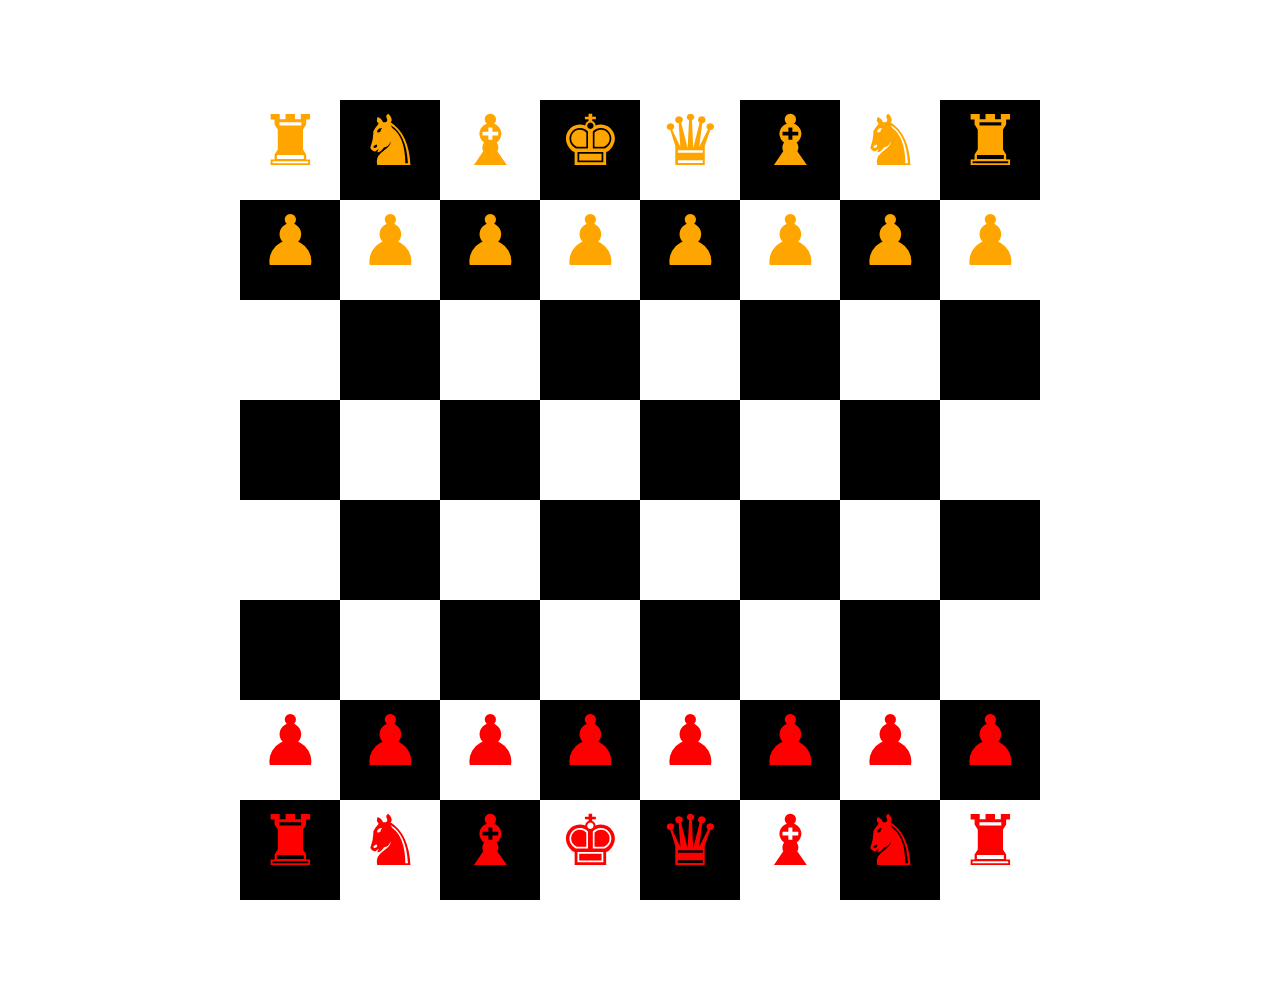
<file: Chessboard/index.html>
<!DOCTYPE html>
<html lang="en">
<head>
    <meta charset="UTF-8">
    <meta http-equiv="X-UA-Compatible" content="IE=edge">
    <meta name="viewport" content="width=device-width, initial-scale=1.0">
    <title>CHESS BOARD</title>
    <style>
        body{
            background: white;
            height: 800px;
            width: 800px;
            margin: 100px auto;
            box-shadow: 3px 3px 20px 2px bl;
        }
        /* html{
            background: gray;
        } */
        .chess{
            height: 100px;
            width: 100%;
            float: left;
        }
        .black{
            background: black;
        }
        .box{
            height: 100px;
            width: 100px;
            float: left;
            font-size: 70px;
            text-align: center;
            color: orange;
        }
        #red{
            color: red;
        }
        .box:hover{
            background: blue;
        }
    </style>
</head>
<body>
    <div class="chess">
        <div class="box">&#9820;</div>
        <div class="box black">&#9822;</div>
        <div class="box">&#9821;</div>
        <div class="box black">&#9818;</div>
        <div class="box">&#9819;</div>
        <div class="box black">&#9821;</div>
        <div class="box">&#9822;</div>
        <div class="box black">&#9820;</div>
    </div>
    <div class="chess">
        <div class="box black">&#9823;</div>
        <div class="box">&#9823;</div>
        <div class="box black">&#9823;</div>
        <div class="box">&#9823;</div>
        <div class="box black">&#9823;</div>
        <div class="box">&#9823;</div>
        <div class="box black">&#9823;</div>
        <div class="box">&#9823;</div>
    </div>
    <div class="chess">
        <div class="box"></div>
        <div class="box black"></div>
        <div class="box"></div>
        <div class="box black"></div>
        <div class="box"></div>
        <div class="box black"></div>
        <div class="box"></div>
        <div class="box black"></div>
    </div>
    <div class="chess">
        <div class="box black"></div>
        <div class="box"></div>
        <div class="box black"></div>
        <div class="box"></div>
        <div class="box black"></div>
        <div class="box"></div>
        <div class="box black"></div>
        <div class="box"></div>
    </div>
    <div class="chess">
        <div class="box"></div>
        <div class="box black"></div>
        <div class="box"></div>
        <div class="box black"></div>
        <div class="box"></div>
        <div class="box black"></div>
        <div class="box"></div>
        <div class="box black"></div>
    </div>
    <div class="chess">
        <div class="box black"></div>
        <div class="box"></div>
        <div class="box black"></div>
        <div class="box"></div>
        <div class="box black"></div>
        <div class="box"></div>
        <div class="box black"></div>
        <div class="box"></div>
    </div>
    <div class="chess">
        <div class="box" id="red">&#9823;</div>
        <div class="box black" id="red">&#9823;</div>
        <div class="box" id="red">&#9823;</div>
        <div class="box black" id="red">&#9823;</div>
        <div class="box" id="red">&#9823;</div>
        <div class="box black" id="red">&#9823;</div>
        <div class="box" id="red">&#9823;</div>
        <div class="box black" id="red">&#9823;</div>
    </div>
     <div class="chess">
        <div class="box black" id="red">&#9820;</div>
        <div class="box" id="red">&#9822;</div>
        <div class="box black" id="red">&#9821;</div>
        <div class="box" id="red">&#9818;</div>
        <div class="box black" id="red">&#9819;</div>
        <div class="box" id="red">&#9821;</div>
        <div class="box black" id="red">&#9822;</div>
        <div class="box" id="red">&#9820;</div>
    </div>
</body>
</html>
</file>
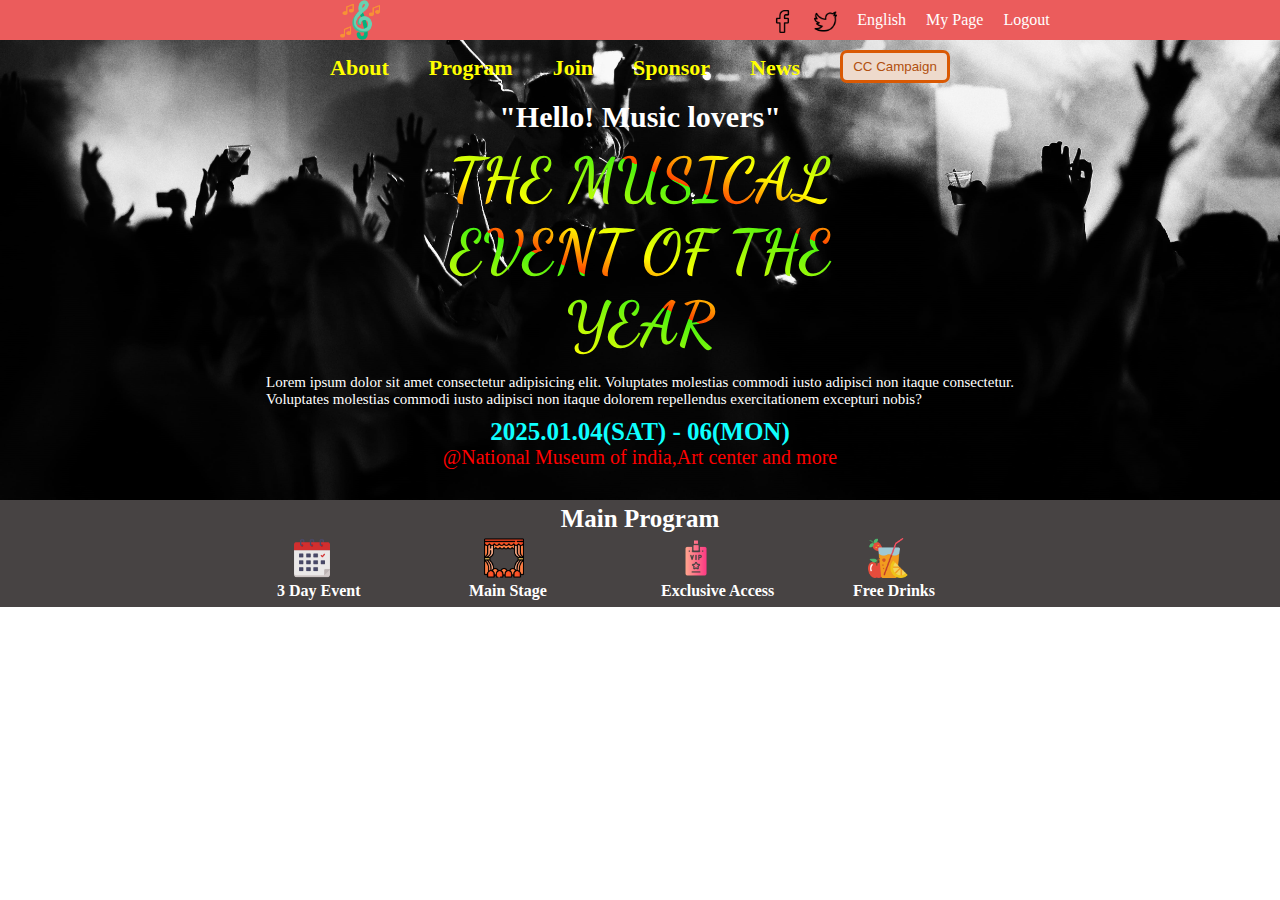
<file: Event  page/index.html>
<!DOCTYPE html>
<html lang="en">

<head>
    <meta charset="UTF-8">
    <meta name="viewport" content="width=device-width, initial-scale=1.0">
    <title>Music Event page</title>
    <link rel="stylesheet" href="style.css">
</head>

<body>
    <header>
        <div class="logo"><img src="images/music.png" alt="music" height="40px" width="40px"></div>
        <ul>
            <li><img src="images/facebook.png" alt="facebook" height="23px" width="23px"></li>
            <li><img src="images/twitter.png" alt="twitter" height="23px" width="23px"></li>
            <li><a href="#">English</a></li>
            <li><a href="#">My Page</a></li>
            <li><a href="#">Logout</a></li>
        </ul>
    </header>
    <div class="main">
        <nav>
            <ul>
                <li><a href="#">About</a></li>
                <li><a href="#">Program</a></li>
                <li><a href="#">Join</a></li>
                <li><a href="#">Sponsor</a></li>
                <li><a href="#">News</a></li>
                <li><button>CC Campaign</button></li>
            </ul>
        </nav>
        <section>
            <h3>"Hello! Music lovers"</h3>
            <h1>THE MUSICAL <br>EVENT OF THE YEAR <br> 2025</h1>
            <p class="para">Lorem ipsum dolor sit amet consectetur adipisicing elit. Voluptates molestias commodi iusto
                adipisci non itaque consectetur. Voluptates molestias commodi iusto adipisci non itaque dolorem
                repellendus
                exercitationem excepturi nobis?</p>
            <h4>2025.01.04(SAT) - 06(MON)</h4>
            <p class="para1">@National Museum of india,Art center and more</p>
        </section>
    </div>
    <footer>
        <h3>Main Program</h3>
        <div class="container">
            <div class="box">
                <img src="images/calender.png" alt="calender" height="40px" width="40px">
                <h4>3 Day Event</h4>
            </div>
            <div class="box">
                <img src="images/stage.png" alt="stage" height="40px" width="40px">
                <h4>Main Stage</h4>
            </div>
            <div class="box">
                <img src="images/access card.png" alt="access card" height="40px" width="40px">
                <h4>Exclusive Access</h4>
            </div>
            <div class="box">
                <img src="images/drinks.png" alt="drinks" height="40px" width="40px">
                <h4>Free Drinks</h4>
            </div>
        </div>
    </footer>
</body>

</html>
</file>
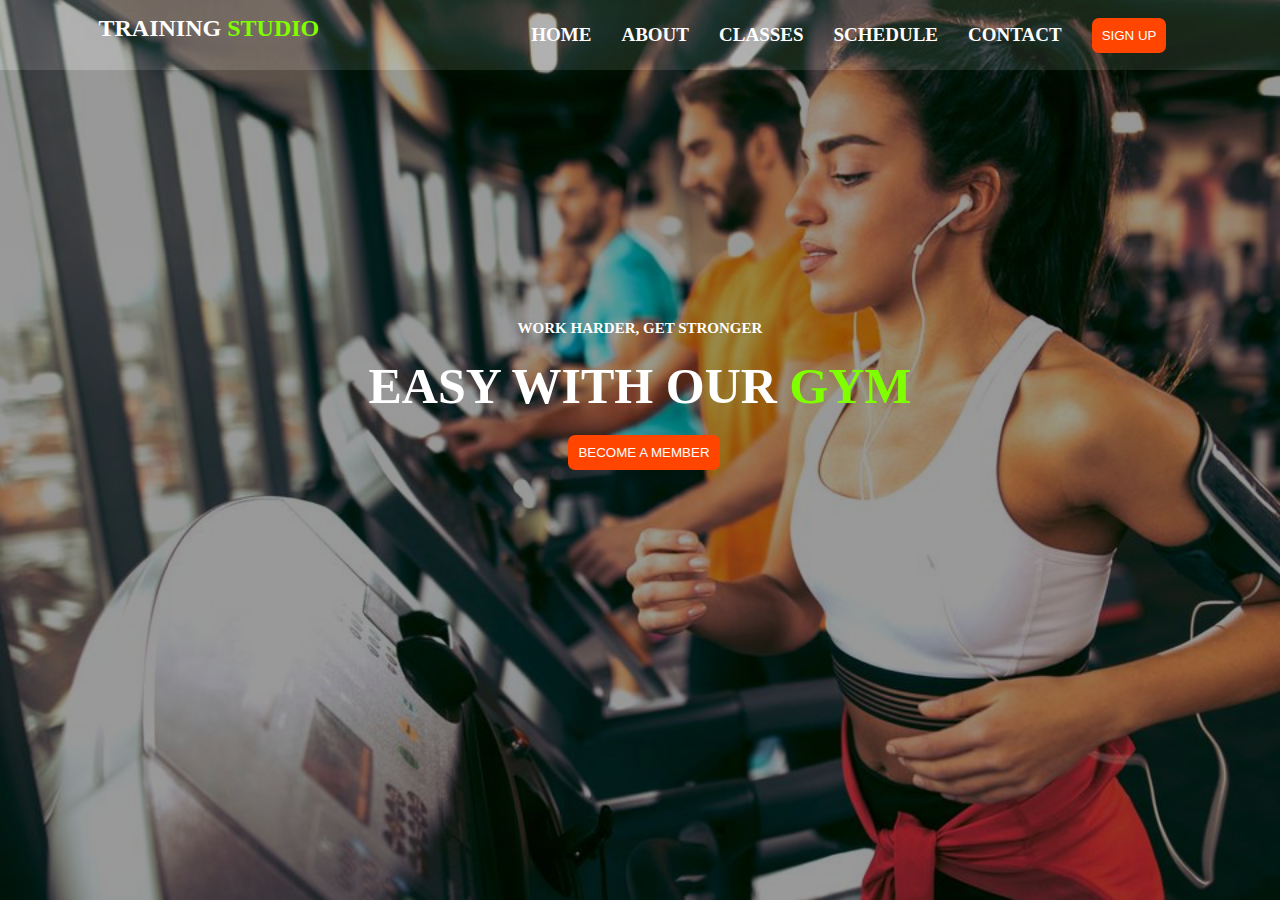
<file: Training Studio Landing Page/index.html>
<!DOCTYPE html>
<html lang="en">

<head>
    <meta charset="UTF-8">
    <meta name="viewport" content="width=device-width, initial-scale=1.0">
    <title>Training Studio Landing Page</title>
    <link rel="stylesheet" href="style.css">
</head>

<body>
    <div class="container1">
        <nav>
            <div class="item1">
                <h2>TRAINING <span>STUDIO</span></h2>
            </div>
            <div class="item2">
                <ul>
                    <li><a href="#">HOME</a></li>
                    <li><a href="#">ABOUT</a></li>
                    <li><a href="#">CLASSES</a></li>
                    <li><a href="#">SCHEDULE</a></li>
                    <li><a href="#">CONTACT</a></li>
                    <li><button>SIGN UP</button></li>
                </ul>
            </div>
        </nav>
        <section>
            <div class="content">
                <p>WORK HARDER, GET STRONGER</p>
                <h1>EASY WITH OUR <span>GYM</span></h1>
                <button>BECOME A MEMBER</button>
            </div>
        </section>
    </div>
    <div class="container2">
       <div class="nav1"></div>
    </div>
</body>

</html>
</file>
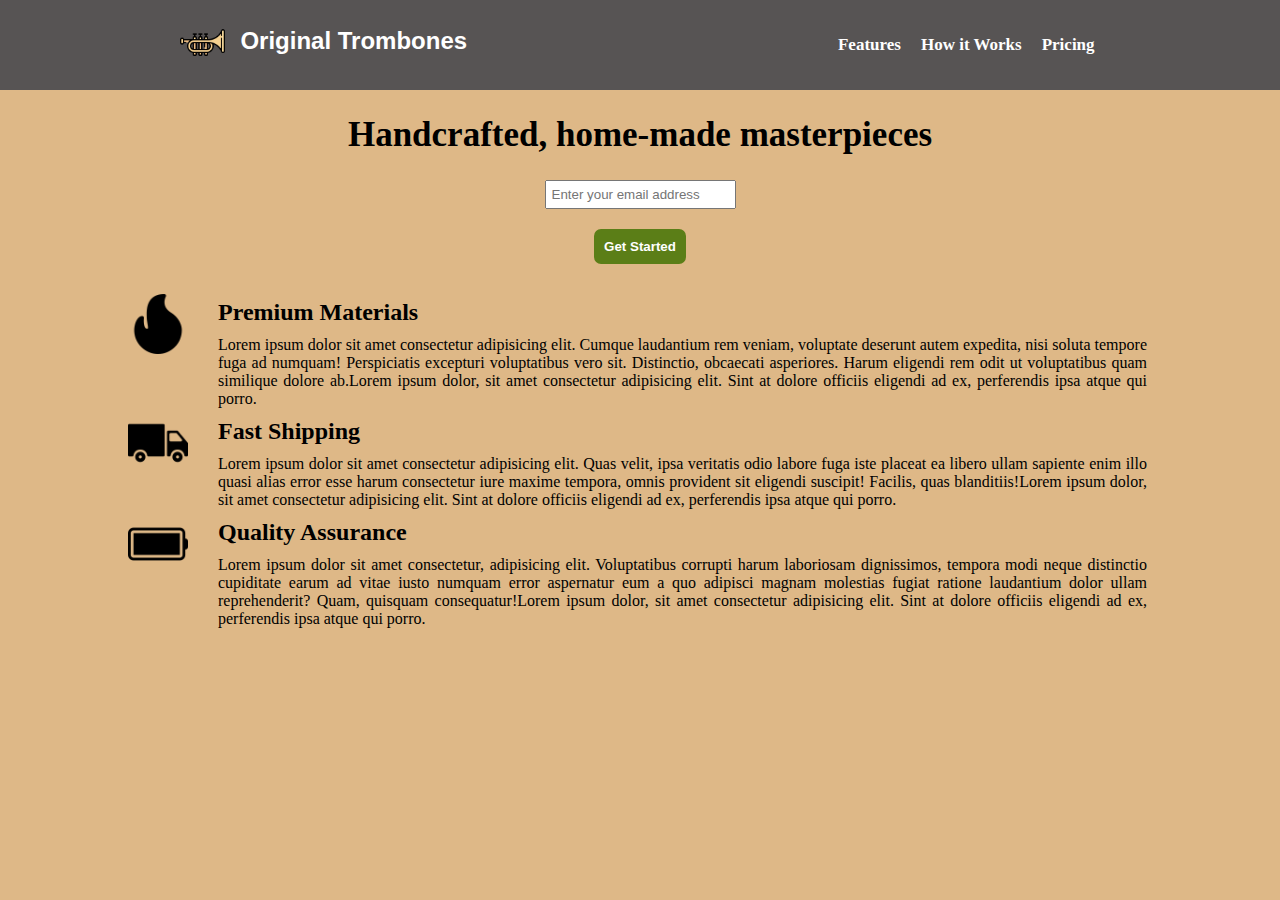
<file: Trombones Landing page/index.html>
<!DOCTYPE html>
<html lang="en">

<head>
    <meta charset="UTF-8">
    <meta name="viewport" content="width=device-width, initial-scale=1.0">
    <title>landing page</title>
    <link rel="stylesheet" href="style.css">
</head>

<body>
    <div class="container">
        <div class="nav">
            <div class="item1">
                <span><img src="images/trumpet.png" alt="fire" height="45px" width="45px"></span>
                <h2>Original Trombones</h2>
            </div>
            <div class="item2">
                <ul>
                    <li><a href="#">Features</a></li>
                    <li><a href="#">How it Works</a></li>
                    <li><a href="#">Pricing</a></li>
                </ul>
            </div>
        </div>
        <section>
            <div class="box">
                <h1>Handcrafted, home-made masterpieces</h1>
                <input type="email" placeholder="Enter your email address"><br>
                <button>Get Started</button>
            </div>
            <div class="content">
                <span><img src="images/fire.png" alt="fire" height="60px" width="60px"></span>
                <div class="box1">
                    <h2>Premium Materials</h2>
                    <p>Lorem ipsum dolor sit amet consectetur adipisicing elit. Cumque laudantium rem veniam, voluptate deserunt autem expedita, nisi soluta tempore fuga ad numquam! Perspiciatis excepturi voluptatibus vero sit. Distinctio, obcaecati asperiores. Harum eligendi rem odit ut voluptatibus quam similique dolore ab.Lorem ipsum dolor, sit amet consectetur adipisicing elit. Sint at dolore officiis eligendi ad ex,
                        perferendis ipsa atque qui porro.</p>
                </div>
            </div>
    </div>
    <div class="content">
        <span><img src="images/truck.png" alt="fire" height="60px" width="60px"></span>
        <div class="box1">
            <h2>Fast Shipping</h2>
            <p>Lorem ipsum dolor sit amet consectetur adipisicing elit. Quas velit, ipsa veritatis odio labore fuga iste placeat ea libero ullam sapiente enim illo quasi alias error esse harum consectetur iure maxime tempora, omnis provident sit eligendi suscipit! Facilis, quas blanditiis!Lorem ipsum dolor, sit amet consectetur adipisicing elit. Sint at dolore officiis eligendi ad ex,
                perferendis ipsa atque qui porro.</p>
        </div>
    </div>
    <div class="content">
        <span><img src="images/battery.png" alt="fire" height="60px" width="60px"></span>
        <div class="box1">
            <h2>Quality Assurance</h2>
            <p>Lorem ipsum dolor sit amet consectetur, adipisicing elit. Voluptatibus corrupti harum laboriosam dignissimos, tempora modi neque distinctio cupiditate earum ad vitae iusto numquam error aspernatur eum a quo adipisci magnam molestias fugiat ratione laudantium dolor ullam reprehenderit? Quam, quisquam consequatur!Lorem ipsum dolor, sit amet consectetur adipisicing elit. Sint at dolore officiis eligendi ad ex,
                perferendis ipsa atque qui porro.</p>
        </div>
    </div>
    </section>
    </div>
</body>

</html>
</file>
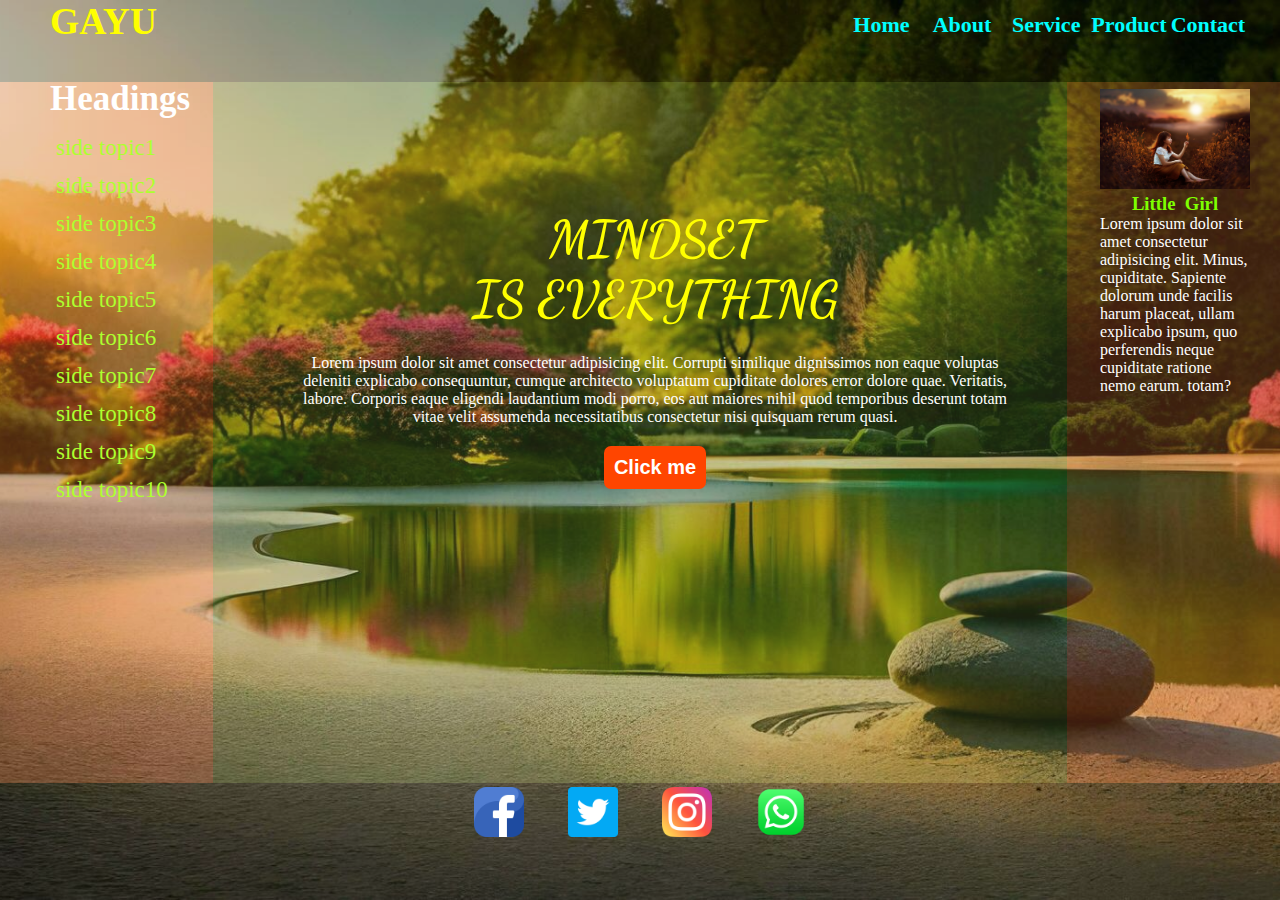
<file: Landing page using grid/Grid.html>
<!DOCTYPE html>
<html lang="en">

<head>
    <meta charset="UTF-8">
    <meta name="viewport" content="width=device-width, initial-scale=1.0">
    <title>grid</title>
    <link rel="stylesheet" href="Grid.css">
</head>

<body>
    <div class="container">
        <nav>
            <div class="logo">
                <h2>GAYU</h2>
            </div>
            <ul>
                <li><a href="#">Home</a></li>
                <li><a href="#">About</a></li>
                <li><a href="#">Service</a></li>
                <li><a href="#">Product</a></li>
                <li><a href="#">Contact</a></li>
            </ul>
        </nav>
        <section>
            <div class="item1">
                <h3>Headings</h3>
                <div class="link">
                    <a href="#">side topic1</a>
                    <a href="#">side topic2</a>
                    <a href="#">side topic3</a>
                    <a href="#">side topic4</a>
                    <a href="#">side topic5</a>
                    <a href="#">side topic6</a>
                    <a href="#">side topic7</a>
                    <a href="#">side topic8</a>
                    <a href="#">side topic9</a>
                    <a href="#">side topic10</a>
                </div>
            </div>
            <div class="item2">
                <h1>MINDSET <br> IS EVERYTHING</h1>
                <P>Lorem ipsum dolor sit amet consectetur adipisicing elit. Corrupti similique dignissimos non eaque
                    voluptas deleniti explicabo consequuntur, cumque architecto voluptatum cupiditate dolores error
                    dolore quae. Veritatis, labore. Corporis eaque eligendi laudantium modi porro, eos aut maiores nihil
                    quod temporibus deserunt totam vitae velit assumenda necessitatibus consectetur nisi quisquam rerum
                    quasi.</P>
                <BUtton>Click me</BUtton>
            </div>
            <div class="item3">
                <img src="images/girl3.webp" alt="" height="100px" width="150px">
                <h3>Little &nbsp;Girl</h3>
                <p>Lorem ipsum dolor sit amet consectetur adipisicing elit. Minus, cupiditate. Sapiente dolorum unde
                    facilis harum placeat, ullam explicabo ipsum, quo perferendis neque cupiditate ratione nemo earum.
                    totam?</p>
            </div>
        </section>
        <footer>
            <a href="https://www.facebook.com/" target="_blank"><img src="images/facebook.png" alt="facebook"
                    height="50px" width="50px"></a>
            <a href="https://www.twitter.com/" target="_blank"><img src="images/twitter.png" alt="twitter" height="50px"
                    width="50px"></a>
            <a href="https://www.instagram.com/" target="_blank"><img src="images/instagram.png" alt="instagram"
                    height="50px" width="50px"></a>
            <a href="https://www.whatsapp.com/" target="_blank"><img src="images/whatsapp.png" alt="whatsapp"
                    height="50px" width="50px"></a>
        </footer>
    </div>
    <div class="contain">
        <nav class="temp"></nav>
        <div class="item">
            <aside></aside>
            <main></main>
            <aside></aside>
        </div>
        <div class="footer"></div>
    </div>
</body>

</html>
</file>
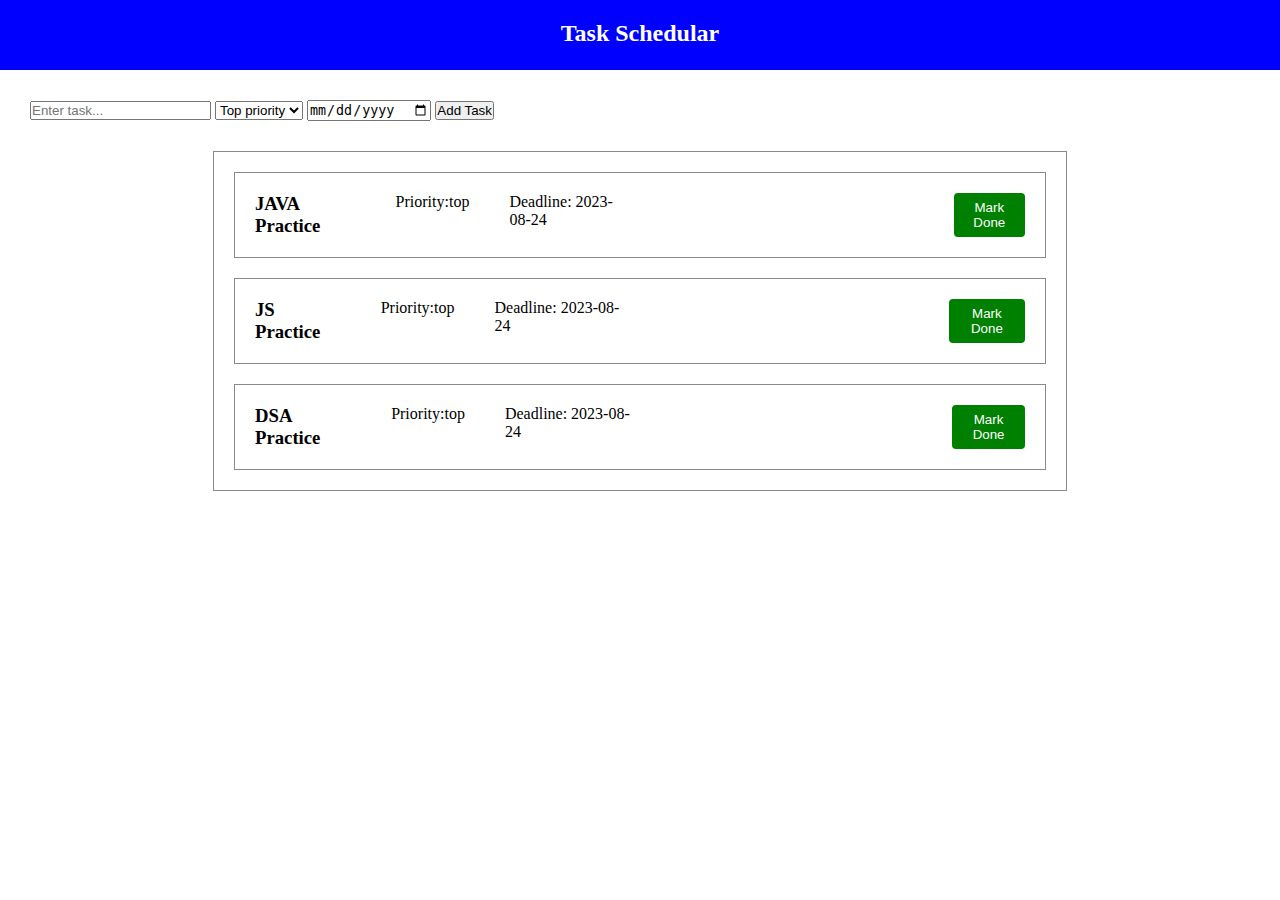
<file: Task Schedular/task_schedular.html>
<!DOCTYPE html>
<html lang="en">
<head>
    <meta charset="UTF-8">
    <meta name="viewport" content="width=device-width, initial-scale=1.0">
    <title>task_schedular</title>
    <link rel="stylesheet" href="task_schedular.css">
</head>
<body>
    <header><h2>Task Schedular</h2></header>
    <div class="box">
        <form action="#">
            <div class="form">
                <input type="text" placeholder="Enter task...">
                <select>
                    <option value="Top priority">Top priority</option>
                    <option value="1">1</option>
                    <option value="2">2</option>
                    <option value="3">3</option>
                </select>
                <input type="date">
                <button>Add Task</button>
            </div>
        </form>
        <div class="container">
            <div class="content">
                <h3 class="item">JAVA Practice</h3>
                <p class="item">Priority:top</p>
                <p class="item">Deadline: 2023-08-24</p>
                <button class="item btn">Mark Done</button>
            </div>
            <div class="content">
                <h3 class="item">JS Practice</h3>
                <p class="item">Priority:top</p>
                <p class="item">Deadline: 2023-08-24</p>
                <button class="item btn">Mark Done</button>
            </div>
            <div class="content">
                <h3 class="item">DSA Practice</h3>
                <p class="item">Priority:top</p>
                <p class="item">Deadline: 2023-08-24</p>
                <button class="item btn">Mark Done</button>
            </div>
        </div>
    </div>
</body>
</html>
</file>
<file: Event  page/style.css>
@import url('https://fonts.googleapis.com/css2?family=Pacifico&display=swap');
/* font-family: "Pacifico", cursive; */
@import url('https://fonts.googleapis.com/css2?family=Dancing+Script:wght@400..700&family=Pacifico&display=swap');
/* font-family: "Dancing Script", cursive; */
@import url('https://fonts.googleapis.com/css2?family=Dancing+Script:wght@400..700&family=Matemasie&family=Pacifico&display=swap');
/* font-family: "Matemasie", sans-serif; */
@import url('https://fonts.googleapis.com/css2?family=Dancing+Script:wght@400..700&family=Matemasie&family=Pacifico&family=Permanent+Marker&display=swap');
/* font-family: "Permanent Marker", cursive; */

*{
    padding: 0;
    margin: 0;
    box-sizing: border-box;
}
header{
background-color:rgb(235, 92, 92);
padding-right: 30px;
height: 40px;
display: flex;
justify-content: space-around;
}
header ul{
    display: flex;
    justify-content: flex-end;
}
header ul li{
    list-style-type: none;
    padding: 10px;
}
header ul li a{
    color: #fff;
    text-decoration: none;
    line-height: 20px;
}
nav{
    display: flex;
    justify-content: center;
    padding: 10px;
    height: 50px;
    
}
header .logo{
    /* flex-grow: 2; */
    margin-left: 150px;
}
nav ul{
    display: flex;
}
nav ul li{
    list-style: none;
    padding: 0px 20px;
}
nav ul li a{
    text-decoration: none;
    color: yellow;
    padding-bottom: 20px;
    line-height: 35px;
    font-weight: bold;
    font-size: 22px;
}
nav ul li button{
    padding: 10px;
    line-height: 7px;
    border-radius: 7px;
    color: rgb(177, 80, 15);
    border: 3px solid rgb(218, 89, 3);
    background-color: rgb(238, 218, 204);
}
.main{
    background-image: url(images/music_fest12.jpg);
    background-repeat: no-repeat;
    background-position: bottom;
    background-size: cover;
}
section{
    
    height: 410px;
    text-align: center;
}
section h3{
     padding: 10px 0px 10px;
     font-size: 30px;
     font-family: "Permanent Marker", cursive;
     color: #fff;
}
section h1{
    padding-bottom: 15px;
    font-size: 60px;
    height: 220px;
    width: 40%;
    margin: auto;
    color: transparent;
    background: repeating-linear-gradient(to top right,orangered 10%,yellow 20%,rgb(69, 243, 16) 40%);
    background-clip: text;
    font-family: "Dancing Script", cursive;
}
section .para{
    /* border: 2px solid #dfdbdb; */
    color: white;
    width: 60%;
    margin: auto;
    text-align: justify;
    padding: 10px;
    font-size: 15px;
}
.para1{
    color:red;
    font-size: 20px;
    font-family: "Permanent Marker", cursive;
}
section h4{
    padding: 0px;
    font-size: 25px;
    color: rgb(15, 255, 255);
}
footer{
    height: 107px;
    background-color: rgb(71, 67, 67);
}
.container{
    display: flex;
    justify-content: space-around;
    width: 60%;
    margin: auto;
    color: #fff;
}
footer h3{
    color: #fff;
    text-align: center;
    padding: 5px;
    font-size: 25px;
}
.box{
    height: 40px;
    width: 150px;
}
.box img{
    position: relative;
    left: 15px;
}
</file>
<file: Training Studio Landing Page/style.css>
*{
    padding: 0;
    margin: 0;
    box-sizing: border-box;
}
nav{
    height: 70px;
    display: flex;
    justify-content: space-around;
    
}
nav ul{
    display: flex;
    
}
nav ul li{
    list-style-type: none;
    padding: 15px;
    line-height: 40px;
    z-index: 1;
}
.item2 a{
    text-decoration: none;
    color: #fff;
    font-size: 19px;
    font-weight: 700;
}
.item2 a:hover{
    color: orangered;
}
.item1{
    margin-top: 15px;
    font-family:cursive ;
    color: #fff;
    z-index: 1;
}
button{
    padding: 10px;
    border-radius: 7px;
    border: none;
    background-color: orangered;
    color: #fff;
}
section{
    height: 70vh;
    display: flex;
    flex-direction: column;
    justify-content: center;
    align-items: center;
}
p{
    padding: 20px;
    font-size: 15px;
    font-weight: 700;
    text-align: center;
}
.content{
    z-index: 1;
    color: #fff;
}
.content button{
    margin-left: 220px;
}
h1{
    padding: 0px 20px 20px;
    font-size: 50px;
    text-align: center;
}
span{
    color:chartreuse;
}
body{
    background-size: cover;
    background-repeat: no-repeat;
    background-image: url(images/gym4.jpg);
    background-color: black;
    /* opacity: 0.4; */
}
.container1{
    height: 100vh;
    width: 100vw;
}
.container2{
    height: 100vh;
    width: 100vw;
    background-color: black;
    position: absolute;
    top: 0;
    opacity: 0.4;
}
.nav1{
    height: 70px;
    background-color: #3d3c3c;
}
</file>
<file: Trombones Landing page/style.css>
*{
    margin: 0;
    padding: 0;
    box-sizing: border-box;
}
.nav{
    background-color: rgb(87, 84, 84);
    display: flex;
    justify-content: space-around;
    color: white;
}
.item1{
    display: flex;
    margin: 20px;
    font-family:'Franklin Gothic Medium', 'Arial Narrow', Arial, sans-serif;
}
.item1 span{
    padding: 0px 5px;
}
.item1 h2{
    padding: 7px 10px;
}
.item2 ul{
    display: flex;
    margin: 20px;
}
.item2 ul li{
    list-style: none;
    padding: 0px 10px;
}
.item2 ul li a{
    text-decoration: none;
    font-size: 17px;
    font-weight: bold;
    color: white;
    line-height: 50px;
    transition: 1s;
    transition-timing-function: linear;
}
.item2 ul li a:hover{
    background-color: rgb(241, 50, 184);
    color: #fff;
    padding: 10px;
    border-radius: 5px;
    transition: 1s;
    transition-timing-function: linear;
}
.box{
    margin: 20px;
    text-align: center;
}
.box h1,.box input,.box button{
    padding: 5px;
    margin: 10px;
}
.box h1{
    font-size: 35px;
}
.box button{
    background-color: rgb(91, 126, 23);
    border: none;
    padding: 10px;
    border-radius: 7px;
    color: #fff;
    font-weight: bold;
}
.content{
    width: 80%;
    margin: auto;
    display: flex;
}
.content h2,.content p{
    padding: 5px;
}
.content span img{
    margin-right: 25px;
}
.box1 p{
    text-align: justify;
}
body{
    background-color: burlywood;
}
</file>
<file: Landing page using grid/Grid.css>
@import url('https://fonts.googleapis.com/css2?family=Dancing+Script:wght@400..700&family=Matemasie&family=Pacifico&family=Permanent+Marker&display=swap');
*{
    padding: 0;
    margin: 0;
    box-sizing: border-box;
}

.container{
    background-image: url(images/nature2.jpg);
    background-position: center;
    background-size: cover;
    height: 100vh;
    width: 100vw;
    display: grid;
    grid-template-rows: 0.5fr 5fr 1fr;
}
nav{
    
    display: grid;
    grid-template-columns: 3fr 1.5fr;
}
nav ul{
    display: grid;
    grid-template-columns: repeat(5,1fr);
    margin-right: 30px;
}
nav ul li {
    list-style-type: none;
    z-index: 1;
}
nav ul li a{
    text-decoration: none;
    font-size: 22px;
    color: aqua;
    font-weight: bold;
    line-height: 50px;
}
.logo{
    font-size: 25px;
    font-family: cursive;
    color: yellow;
    padding-left: 50px;
    z-index: 1;
}
section{
    display: grid;
    grid-template-columns: 1fr 5fr 1fr;
    z-index: 1;
}
.item1{
    padding: 10px 50px;
}
.item1 h3{
    margin-bottom: 10px;
    font-size: 35px;
    color:#fff;
    font-family: 'Times New Roman', Times, serif;
}
.link{
    display: grid;
}
.link a{
    padding: 6px;
    text-decoration: none;
    color: greenyellow;
    font-size: 23px;
}
.item2{
    text-align: center;
}
h1{
    padding:0px 5px 5px;
    font-size: 50px;
    margin-top: 140px;
    font-family: "Dancing Script", cursive;
    color:yellow;
}
.item3{
    padding: 20px 30px;
}
.item3 h3{
    color: chartreuse;
    text-align: center;
}
.item3 p{
    color: white;
}
.item2 p{
    padding: 20px 50px;
    color: #fff;
}
.item2 button{
    padding: 10px;
    border: none;
    border-radius: 7px;
    background-color: orangered;
    color: #fff;
    font-weight: bold;
    font-size: 20px;

}
.item1 p{
    color: #fff;
}
footer{
    
    z-index: 1;
    text-align: center;
    padding-top: 25px;
}
footer a{
    padding: 0px 20px;
}

.contain{
    height: 100vh;
    width: 100vw;
    background-color: black;
    position: absolute;
    top: 0;
    opacity: 0.3;
    display: grid;
    grid-template-rows: 0.7fr 6fr 1fr;
}
.temp{
    background-color: rgb(8, 8, 8) !important;
    opacity:  0.6;
    
}
.item{
    display: grid;
    grid-template-columns: 1fr 4fr 1fr;
}
aside{
    background-color: rgb(202, 87, 49);
}
main{
    background-color: darkolivegreen;
}
.footer{
    background-color: rgb(0, 0, 0);
}
</file>
<file: Task Schedular/task_schedular.css>
*{
    margin: 0;
    padding: 0;
    box-sizing: border-box;
}
header{
    width: 100vw;
    min-height: 70px;
    background-color: blue;
    color: #fff;
    text-align: center;
    padding-top: 20px;
}
.box{
    margin: 30px 30px;
}
.content{
    display: flex;
    margin: 20px;
    border: 1px solid rgb(138, 137, 137);
}
.container{
    border: 1px solid rgb(138, 137, 137);
    width: 70%;
    margin: 30px auto;
}
.item{
    margin: 20px;
}
.btn{
    margin-left: 300px;
    padding: 7px;
    border: none;
    background-color: green;
    color: #fff;
    border-radius: 4px;
}
</file>
